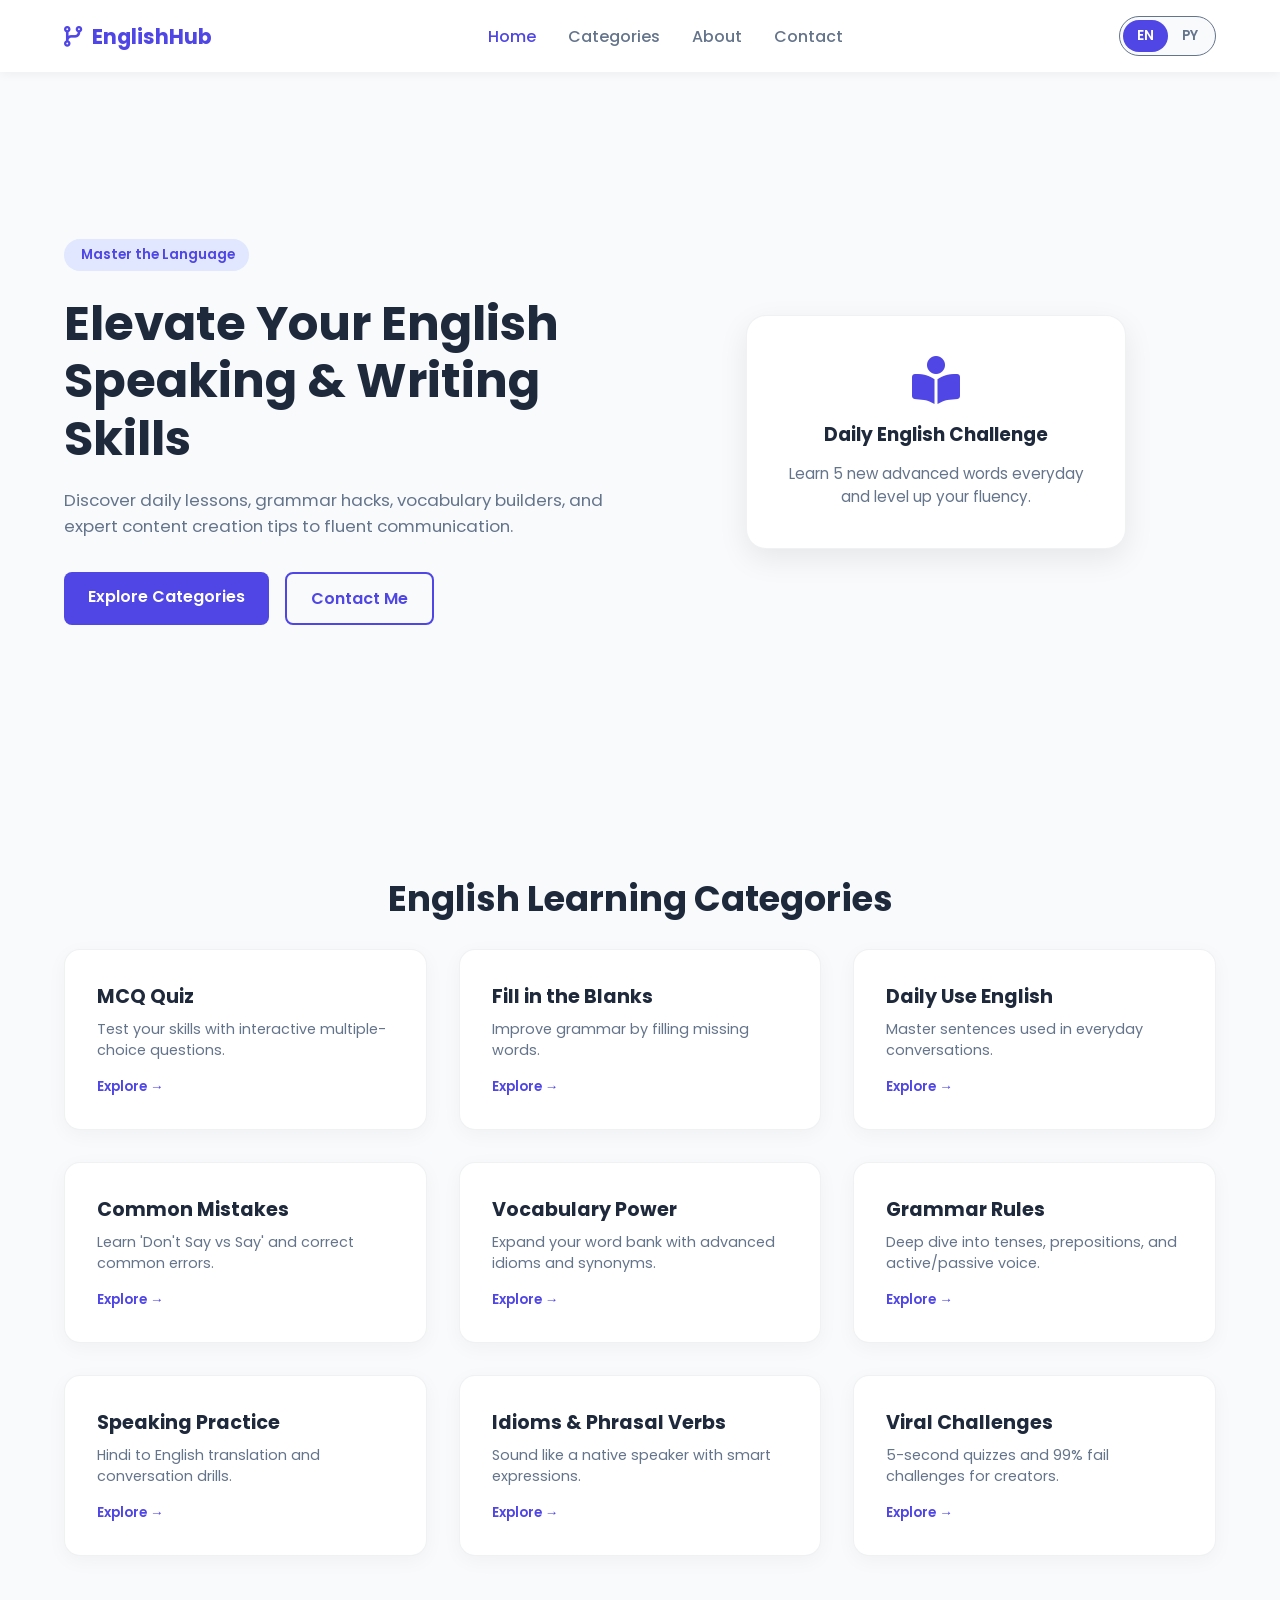
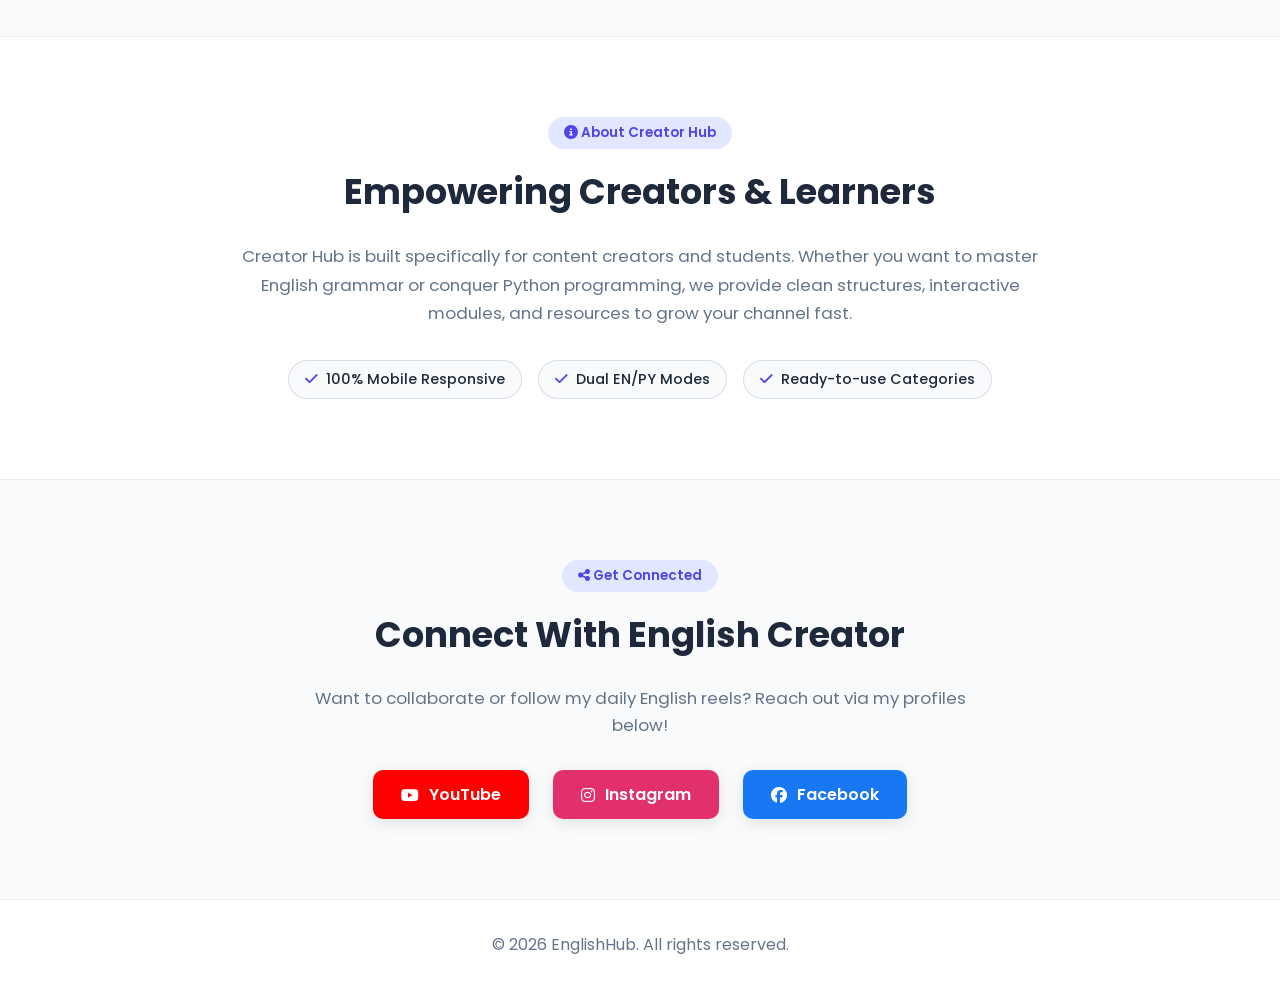
<file: index.html>
<!DOCTYPE html>
<html lang="en">

<head>
    <meta charset="UTF-8">
    <meta name="viewport" content="width=device-width, initial-scale=1.0">
    <title>Creator Hub - English & Python Learning</title>
    <!-- Google Fonts -->
    <link href="https://fonts.googleapis.com/css2?family=Poppins:wght@300;400;500;600;700&display=swap"
        rel="stylesheet">
    <!-- FontAwesome for Icons -->
    <link rel="stylesheet" href="https://cdnjs.cloudflare.com/ajax/libs/font-awesome/6.4.0/css/all.min.css">
    <!-- Custom CSS -->
    <link rel="stylesheet" href="style.css">
</head>

<body class="en-mode"> <!-- Default Mode -->

    <!-- Header / Navigation -->
    <header class="navbar">
        <div class="logo">
            <i class="fa-solid fa-code-branch logo-icon"></i>
            <span id="logo-text">EnglishHub</span>
        </div>

        <nav class="nav-links" id="navLinks">
            <a href="#home" class="nav-item active">Home</a>
            <a href="#categories" class="nav-item">Categories</a>
            <a href="#about" class="nav-item">About</a>
            <a href="#contact" class="nav-item">Contact</a>
        </nav>

        <!-- Mode Switcher Buttons -->
        <div class="mode-switcher">
            <button id="enBtn" class="mode-btn active" onclick="switchMode('en')">EN</button>
            <button id="pyBtn" class="mode-btn" onclick="switchMode('py')">PY</button>
        </div>

        <!-- Mobile Menu Toggle -->
        <div class="menu-toggle" id="menuToggle">
            <i class="fa-solid fa-bars"></i>
        </div>
    </header>

    <!-- Hero Section -->
    <section id="home" class="hero-section">
        <div class="hero-content">
            <span class="badge" id="hero-badge"><i class="fa-solid fa-sparkles"></i> Master the Language</span>
            <h1 id="hero-title">Elevate Your English Speaking & Writing Skills</h1>
            <p id="hero-desc">Discover daily lessons, grammar hacks, vocabulary builders, and expert content creation
                tips to fluent communication.</p>
            <div class="hero-btns">
                <a href="#categories" class="btn-primary" id="btn-explore">Explore Categories</a>
                <a href="#contact" class="btn-secondary" id="btn-subscribe">Contact Me</a>
            </div>
        </div>
        <div class="hero-image">
            <div class="card-glass" id="hero-card">
                <i class="fa-solid fa-book-open-reader floating-icon" id="card-icon"></i>
                <h3 id="card-title">Daily English Challenge</h3>
                <p id="card-desc">Learn 5 new advanced words everyday and level up your fluency.</p>
            </div>
        </div>
    </section>

    <!-- Categories Section -->
    <section id="categories" class="categories-section">
        <h2 class="section-title" id="categories-heading">Explore All Categories</h2>
        <div class="categories-grid" id="categoriesGrid">
            <!-- Dynamically populated via JavaScript -->
        </div>
    </section>

    <!-- About Section -->
    <section id="about" class="about-section">
        <div class="about-container">
            <div class="about-badge"><i class="fa-solid fa-circle-info"></i> About Creator Hub</div>
            <h2 class="section-title">Empowering Creators & Learners</h2>
            <p id="about-desc">Creator Hub is built specifically for content creators and students. Whether you want to
                master English grammar or conquer Python programming, we provide clean structures, interactive modules,
                and resources to grow your channel fast.</p>
            <div class="about-features">
                <div class="about-pill"><i class="fa-solid fa-check"></i> 100% Mobile Responsive</div>
                <div class="about-pill"><i class="fa-solid fa-check"></i> Dual EN/PY Modes</div>
                <div class="about-pill"><i class="fa-solid fa-check"></i> Ready-to-use Categories</div>
            </div>
        </div>
    </section>

    <!-- Contact Section -->
    <section id="contact" class="contact-section">
        <div class="contact-container">
            <div class="about-badge" style="background: var(--badge-bg); color: var(--badge-text);"><i
                    class="fa-solid fa-share-nodes"></i> Get Connected</div>
            <h2 class="section-title" id="social-heading">Connect With English Creator</h2>
            <p id="social-desc">Want to connect or follow my daily content? Visit my social media profiles below!</p>

            <div class="social-links-grid" id="socialLinksGrid">
                <!-- Dynamically populated via JavaScript -->
            </div>
        </div>
    </section>

    <!-- Footer -->
    <footer>
        <p id="footer-text">&copy; 2026 EnglishHub. All rights reserved.</p>
    </footer>

    <!-- Custom JavaScript -->
    <script src="script.js"></script>
</body>

</html>
</file>
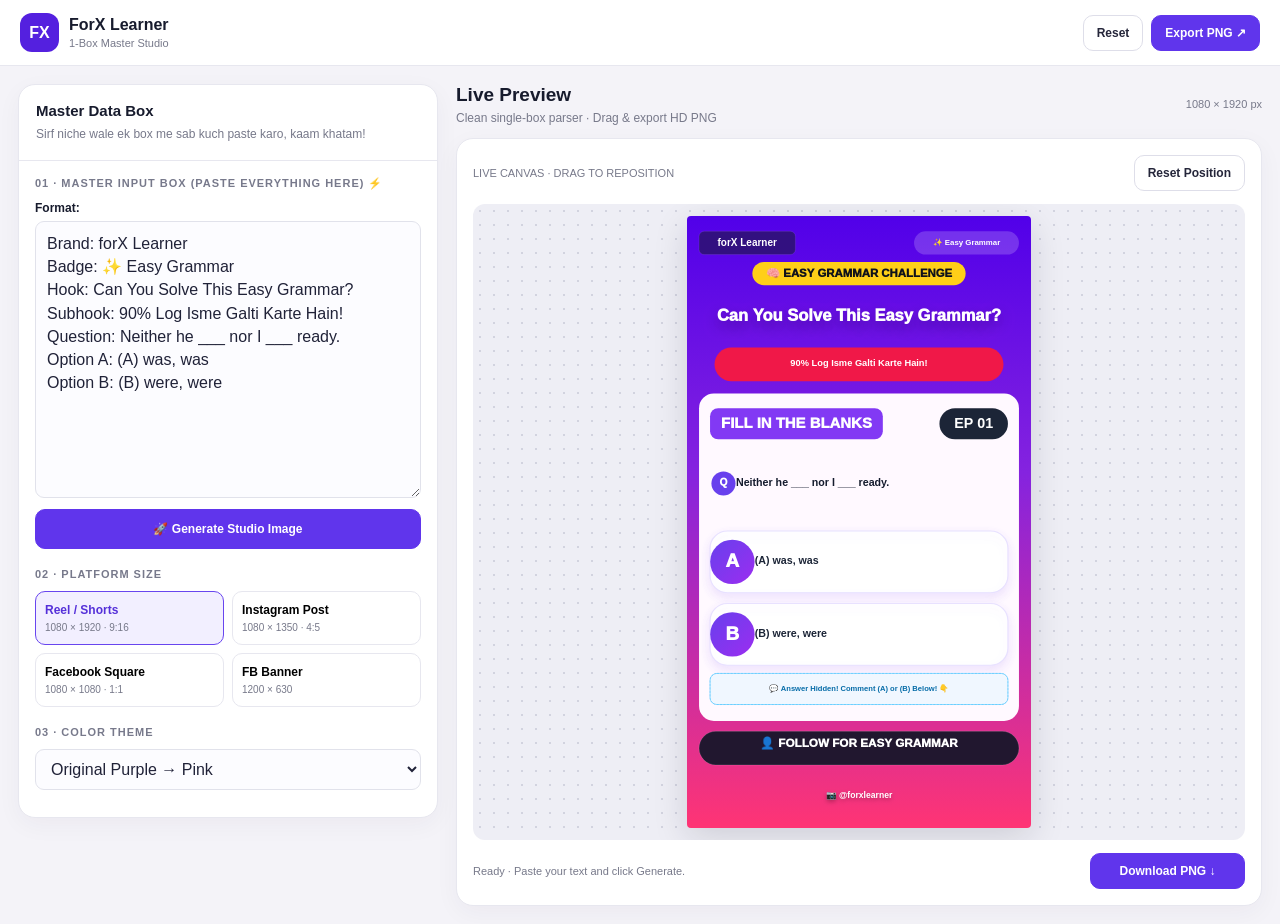
<file: content/en-grammar.html>
<!DOCTYPE html>
<html lang="en">

<head>
    <meta charset="UTF-8">
    <meta name="viewport" content="width=device-width, initial-scale=1.0">
    <meta name="theme-color" content="#f4f2fa">
    <title>ForX Learner — 1-Box Master Quiz Studio</title>
    <style>
        :root {
            --bg: #f4f3f8;
            --panel: #fff;
            --ink: #171b2d;
            --muted: #77798a;
            --line: #e7e7ef;
            --purple: #6635ee;
        }

        * {
            box-sizing: border-box;
        }

        html,
        body {
            min-width: 0;
            overflow-x: hidden;
        }

        body {
            margin: 0;
            background: var(--bg);
            color: var(--ink);
            font-family: Inter, -apple-system, BlinkMacSystemFont, "Segoe UI", Arial, sans-serif;
        }

        button,
        input,
        textarea,
        select {
            font: inherit;
        }

        button {
            cursor: pointer;
        }

        .topbar {
            display: flex;
            align-items: center;
            justify-content: space-between;
            gap: 12px;
            padding: 13px 20px;
            background: #fff;
            border-bottom: 1px solid var(--line);
        }

        .brand {
            display: flex;
            align-items: center;
            gap: 10px;
            font-weight: 850;
        }

        .logo {
            width: 39px;
            height: 39px;
            display: grid;
            place-items: center;
            border-radius: 12px;
            background: #5420df;
            color: #fff;
        }

        .brand small {
            display: block;
            color: var(--muted);
            font-size: 11px;
            font-weight: 500;
            margin-top: 3px;
        }

        .btn {
            border: 1px solid #dedee9;
            background: #fff;
            color: #25263a;
            border-radius: 10px;
            padding: 10px 13px;
            font-size: 12px;
            font-weight: 750;
        }

        .btn.primary {
            background: #6035ec;
            color: #fff;
            border-color: #6035ec;
        }

        .btn:disabled {
            opacity: .55;
            cursor: wait;
        }

        .top-actions {
            display: flex;
            gap: 8px;
        }

        .layout {
            max-width: 1600px;
            margin: auto;
            padding: 18px;
            display: grid;
            grid-template-columns: minmax(300px, 420px) minmax(0, 1fr);
            gap: 18px;
            align-items: start;
        }

        .panel {
            border: 1px solid var(--line);
            border-radius: 17px;
            background: #fff;
            overflow: hidden;
            box-shadow: 0 7px 24px #24213a0b;
        }

        .panel-head {
            padding: 17px;
            border-bottom: 1px solid var(--line);
        }

        .panel-head h2 {
            margin: 0;
            font-size: 15px;
        }

        .panel-head p {
            font-size: 12px;
            line-height: 1.5;
            color: var(--muted);
            margin: 6px 0 0;
        }

        .controls {
            padding: 16px;
            display: grid;
            gap: 19px;
        }

        .section-title {
            font-size: 11px;
            text-transform: uppercase;
            letter-spacing: .09em;
            font-weight: 850;
            color: #77798b;
            margin-bottom: 11px;
        }

        .field {
            display: grid;
            gap: 6px;
            margin-bottom: 11px;
            min-width: 0;
        }

        .field label {
            font-size: 12px;
            font-weight: 750;
        }

        .field textarea,
        .field select {
            width: 100%;
            border: 1px solid #e1e2eb;
            border-radius: 9px;
            background: #fcfcff;
            padding: 10px 11px;
            outline: none;
            color: #202238;
            resize: vertical;
            line-height: 1.45;
        }

        .field textarea:focus,
        .field select:focus {
            border-color: #7552ef;
            box-shadow: 0 0 0 3px #7552ef18;
        }

        .presets {
            display: grid;
            grid-template-columns: repeat(2, minmax(0, 1fr));
            gap: 8px;
        }

        .preset {
            padding: 11px 9px;
            text-align: left;
            border: 1px solid var(--line);
            border-radius: 10px;
            background: white;
            font-size: 12px;
            font-weight: 800;
        }

        .preset small {
            display: block;
            margin-top: 5px;
            font-size: 10px;
            color: var(--muted);
            font-weight: 500;
        }

        .preset.active {
            border-color: #6845ef;
            background: #f2efff;
            color: #5530d9;
        }

        .workspace {
            min-width: 0;
        }

        .workspace-head {
            display: flex;
            align-items: center;
            justify-content: space-between;
            gap: 12px;
            flex-wrap: wrap;
            margin-bottom: 13px;
        }

        .workspace-head h1 {
            font-size: 19px;
            margin: 0;
        }

        .workspace-head p {
            font-size: 12px;
            color: var(--muted);
            margin: 5px 0 0;
        }

        .preview-card {
            padding: 16px;
            background: #fff;
            border: 1px solid var(--line);
            border-radius: 17px;
            box-shadow: 0 7px 24px #24213a0b;
        }

        .toolbar {
            display: flex;
            align-items: center;
            justify-content: space-between;
            gap: 8px;
            flex-wrap: wrap;
            margin-bottom: 13px;
        }

        .toolbar span,
        .status {
            font-size: 11px;
            color: var(--muted);
            line-height: 1.5;
        }

        .stage {
            display: flex;
            justify-content: center;
            align-items: center;
            min-height: 360px;
            padding: 12px;
            overflow: hidden;
            border-radius: 12px;
            background-color: #eeeef5;
            background-image: radial-gradient(#d2d3df 1px, transparent 1px);
            background-size: 14px 14px;
        }

        canvas {
            display: block;
            flex: 0 1 auto;
            max-width: 100%;
            height: auto;
            max-height: 72vh;
            object-fit: contain;
            box-shadow: 0 10px 35px #17132924;
            touch-action: none;
            cursor: grab;
            border-radius: 4px;
        }

        canvas.dragging {
            cursor: grabbing;
        }

        .bottom {
            display: flex;
            justify-content: space-between;
            align-items: center;
            gap: 12px;
            flex-wrap: wrap;
            margin-top: 13px;
        }

        #download {
            min-width: 155px;
        }

        @media(max-width:850px) {
            .layout {
                grid-template-columns: 1fr;
                padding: 12px;
                gap: 12px;
            }

            .workspace {
                order: 1;
            }

            .editor {
                order: 2;
            }

            .stage {
                min-height: 260px;
            }
        }
    </style>
</head>

<body>
    <header class="topbar">
        <div class="brand">
            <div class="logo">FX</div>
            <div>ForX Learner<small>1-Box Master Studio</small></div>
        </div>
        <div class="top-actions">
            <button class="btn" id="reset">Reset</button>
            <button class="btn primary" id="topExport">Export PNG ↗</button>
        </div>
    </header>

    <main class="layout">
        <section class="panel editor">
            <div class="panel-head">
                <h2>Master Data Box</h2>
                <p>Sirf niche wale ek box me sab kuch paste karo, kaam khatam!</p>
            </div>
            <div class="controls">
                <div>
                    <div class="section-title">01 · Master Input Box (Paste Everything Here) ⚡</div>
                    <div class="field">
                        <label for="masterBox">Format:</label>
                        <textarea id="masterBox" rows="11" placeholder="Brand: forX Learner
Badge: ✨ Easy Grammar
Hook: Can You Solve This Easy Grammar?
Subhook: 90% Log Isme Galti Karte Hain!
Question: Neither he ___ nor I ___ ready.
Option A: was, was
Option B: were, were"></textarea>
                    </div>
                    <button class="btn primary" id="applyMaster" style="width:100%; padding:12px; font-weight:800;">🚀
                        Generate Studio Image</button>
                </div>

                <div>
                    <div class="section-title">02 · Platform Size</div>
                    <div class="presets">
                        <button class="preset active" data-size="reel">Reel / Shorts<small>1080 × 1920 ·
                                9:16</small></button>
                        <button class="preset" data-size="portrait">Instagram Post<small>1080 × 1350 ·
                                4:5</small></button>
                        <button class="preset" data-size="square">Facebook Square<small>1080 × 1080 ·
                                1:1</small></button>
                        <button class="preset" data-size="landscape">FB Banner<small>1200 × 630</small></button>
                    </div>
                </div>

                <div>
                    <div class="section-title">03 · Color Theme</div>
                    <div class="field">
                        <select id="theme">
                            <option value="original">Original Purple → Pink</option>
                            <option value="purple">Violet → Pink</option>
                            <option value="blue">Deep Blue → Cyan</option>
                            <option value="green">Emerald → Teal</option>
                            <option value="orange">Sunset → Magenta</option>
                        </select>
                    </div>
                </div>
            </div>
        </section>

        <section class="workspace">
            <div class="workspace-head">
                <div>
                    <h1>Live Preview</h1>
                    <p>Clean single-box parser · Drag & export HD PNG</p>
                </div>
                <div class="status" id="sizeLabel">1080 × 1920 px</div>
            </div>
            <div class="preview-card">
                <div class="toolbar">
                    <span>LIVE CANVAS · DRAG TO REPOSITION</span>
                    <button class="btn" id="autoFit">Reset Position</button>
                </div>
                <div class="stage" id="stage">
                    <canvas id="preview" width="540" height="960" aria-label="Preview"></canvas>
                </div>
                <div class="bottom">
                    <div class="status" id="status">Ready · Paste your text and click Generate.</div>
                    <button class="btn primary" id="download">Download PNG ↓</button>
                </div>
            </div>
        </section>
    </main>

    <script>
        (() => {
            "use strict";
            const $ = id => document.getElementById(id);
            const canvas = $("preview");
            let ctx = canvas.getContext("2d");

            const sizes = {
                reel: [1080, 1920],
                portrait: [1080, 1350],
                square: [1080, 1080],
                landscape: [1200, 630]
            };
            const palettes = {
                original: ["#5100e9", "#8523df", "#ff3474", "#ffcf18", "#21172f"],
                purple: ["#4b00db", "#9228eb", "#ee3294", "#ffda24", "#21172f"],
                blue: ["#0737c9", "#13a9e5", "#5535ed", "#ffe23c", "#151b37"],
                green: ["#08785d", "#2acb98", "#09a9a4", "#fff05c", "#142a2b"],
                orange: ["#e95217", "#fa8c39", "#f42f87", "#ffe13a", "#2b1b35"]
            };

            let W = 1080, H = 1920, selected = null, drag = null;
            let positions = {}, layout = {};

            // Data storage for parsed values
            let data = {
                brand: "forX Learner",
                badge: "✨ Easy Grammar",
                category: "🧠 EASY GRAMMAR CHALLENGE",
                hook: "Can You Solve This Easy Grammar?",
                subhook: "🔥 90% Log Isme Galti Karte Hain!",
                cardCategory: "FILL IN THE BLANKS",
                episode: "EP 01",
                question: "Neither he ___ nor I ___ ready.",
                optA: "(A) was, was",
                optB: "(B) were, were",
                answer: "💬 Answer Hidden! Comment (A) or (B) Below! 👇",
                follow: "👤 FOLLOW FOR EASY GRAMMAR",
                handle: "📷 @forxlearner"
            };

            const defaultMasterText = `Brand: forX Learner
Badge: ✨ Easy Grammar
Hook: Can You Solve This Easy Grammar?
Subhook: 90% Log Isme Galti Karte Hain!
Question: Neither he ___ nor I ___ ready.
Option A: (A) was, was
Option B: (B) were, were`;

            $("masterBox").value = defaultMasterText;

            function parseMaster() {
                const text = $("masterBox").value;
                const lines = text.split("\n");
                for (let line of lines) {
                    let parts = line.split(":");
                    if (parts.length >= 2) {
                        let key = parts[0].trim().toLowerCase();
                        let val = parts.slice(1).join(":").trim();
                        if (key.includes("brand")) data.brand = val;
                        else if (key.includes("badge")) data.badge = val;
                        else if (key.includes("hook") && !key.includes("sub")) data.hook = val;
                        else if (key.includes("subhook")) data.subhook = val;
                        else if (key.includes("question")) data.question = val;
                        else if (key.includes("option a") || key === "a") data.optA = val;
                        else if (key.includes("option b") || key === "b") data.optB = val;
                    }
                }
            }

            function clamp(v, a, b) { return Math.max(a, Math.min(b, v)); }

            function roundRect(c, x, y, w, h, r, fill, stroke = null, lw = 1) {
                r = Math.min(r, w / 2, h / 2);
                c.beginPath();
                c.moveTo(x + r, y);
                c.arcTo(x + w, y, x + w, y + h, r);
                c.arcTo(x + w, y + h, x, y + h, r);
                c.arcTo(x, y + h, x, y, r);
                c.arcTo(x, y, x + w, y, r);
                c.closePath();
                if (fill) { c.fillStyle = fill; c.fill(); }
                if (stroke) { c.strokeStyle = stroke; c.lineWidth = lw; c.stroke(); }
            }

            function font(size, weight = 800) {
                return `${weight} ${size}px Inter, "Arial", sans-serif`;
            }

            function measureWrap(text, maxWidth, size, weight = 800) {
                ctx.font = font(size, weight);
                const words = String(text || " ").split(/\s+/);
                const lines = [];
                let line = "";
                for (const word of words) {
                    const candidate = line ? line + " " + word : word;
                    if (ctx.measureText(candidate).width > maxWidth && line) {
                        lines.push(line);
                        line = word;
                    } else line = candidate;
                }
                if (line) lines.push(line);
                return lines.length ? lines : [" "];
            }

            function fitLines(text, maxWidth, maxHeight, start, min, weight = 800, leading = 1.15) {
                let size = start, lines;
                while (size > min) {
                    lines = measureWrap(text, maxWidth, size, weight);
                    if (lines.length * size * leading <= maxHeight) break;
                    size -= 1;
                }
                lines = measureWrap(text, maxWidth, size, weight);
                return { size, lines, leading };
            }

            function drawLines(lines, x, y, size, color, weight = 800, leading = 1.12, align = "left") {
                ctx.font = font(size, weight);
                ctx.fillStyle = color;
                ctx.textAlign = align;
                ctx.textBaseline = "top";
                lines.forEach((line, i) => ctx.fillText(line, x, y + i * size * leading));
            }

            function addBox(id, x, y, w, h) { layout[id] = { x, y, w, h }; }
            function getBox(id) {
                const b = layout[id];
                if (!b) return null;
                const p = positions[id];
                return p ? { ...b, x: p.x ?? b.x, y: p.y ?? b.y, w: p.w ?? b.w, h: p.h ?? b.h } : b;
            }

            function fitLayout() {
                layout = {};
                const ratio = W / H;
                const landscape = ratio >= 1.35;
                const margin = W * .035;
                const contentW = W - margin * 2;
                const headerY = H * .025;
                const headerH = H * (landscape ? .065 : .038);

                addBox("brand", margin, headerY, W * .28, headerH);
                addBox("badge", W * .66, headerY, W * .305, headerH);

                let catY, catH, hookY, hookH, subY, subH, cardY, cardH;
                let followY, followH, handleY, handleH;

                if (landscape) {
                    catY = H * .105; catH = H * .075;
                    hookY = H * .185; hookH = H * .135;
                    subY = H * .325; subH = H * .085;
                    cardY = H * .425; cardH = H * .425;
                    followY = H * .865; followH = H * .052;
                    handleY = H * .952; handleH = H * .027;
                } else {
                    catY = H * .075; catH = H * .038;
                    hookY = H * .12; hookH = H * .09;
                    subY = H * .215; subH = H * .055;
                    cardY = H * .29; cardH = H * .535;
                    followY = H * .842; followH = H * .055;
                    handleY = H * .933; handleH = H * .027;
                }

                const catW = W * (landscape ? .48 : .62);
                addBox("category", (W - catW) / 2, catY, catW, catH);
                addBox("hook", W * .065, hookY, W * .87, hookH);
                addBox("subhook", W * .08, subY, W * .84, subH);
                addBox("card", margin, cardY, contentW, cardH);

                const padX = W * .032;
                const insideX = margin + padX;
                const insideW = contentW - padX * 2;
                addBox("cardCategory", insideX, cardY + cardH * .045, insideW * .58, cardH * .095);
                addBox("episode", insideX + insideW * .77, cardY + cardH * .045, insideW * .23, cardH * .095);
                addBox("question", insideX, cardY + cardH * .16, insideW, cardH * .23);
                addBox("optionsBody", insideX, cardY + cardH * .42, insideW, cardH * .41);
                addBox("answer", insideX, cardY + cardH * .855, insideW, cardH * .095);

                addBox("follow", margin, followY, contentW, followH);
                addBox("handle", margin, handleY, contentW, handleH);
            }

            function drawBackground() {
                const p = palettes[$("theme").value] || palettes.original;
                const g = ctx.createLinearGradient(0, 0, 0, H);
                g.addColorStop(0, p[0]);
                g.addColorStop(.42, p[1]);
                g.addColorStop(1, p[2]);
                ctx.fillStyle = g;
                ctx.fillRect(0, 0, W, H);
                return p;
            }

            function drawBrand() {
                const b = getBox("brand"), badge = getBox("badge");
                roundRect(ctx, b.x, b.y, b.w, b.h, Math.min(b.h * .22, b.w * .12), "#321080", "rgba(255,255,255,.18)", W * .0015);
                ctx.font = font(Math.min(b.h * .43, b.w * .105), 900);
                ctx.fillStyle = "#fff";
                ctx.textAlign = "center";
                ctx.textBaseline = "middle";
                ctx.fillText(data.brand, b.x + b.w / 2, b.y + b.h / 2, b.w * .92);

                roundRect(ctx, badge.x, badge.y, badge.w, badge.h, badge.h / 2, "rgba(255,255,255,.19)");
                ctx.font = font(Math.min(badge.h * .39, badge.w * .075), 850);
                ctx.fillStyle = "#fff";
                ctx.textAlign = "center";
                ctx.textBaseline = "middle";
                ctx.fillText(data.badge, badge.x + badge.w / 2, badge.y + badge.h / 2, badge.w * .94);
            }

            function drawHook(p) {
                const cat = getBox("category"), hook = getBox("hook"), sub = getBox("subhook");
                roundRect(ctx, cat.x, cat.y, cat.w, cat.h, cat.h / 2, p[3]);
                const catText = fitLines(data.category, cat.w * .9, cat.h * .72, cat.h * .49, Math.max(10, W * .018), 950, 1);
                drawLines(catText.lines, W / 2, cat.y + (cat.h - catText.lines.length * catText.size) / 2, catText.size, "#10121b", 950, 1, "center");

                ctx.save();
                ctx.shadowColor = "rgba(22,0,45,.35)";
                ctx.shadowBlur = W * .012;
                ctx.shadowOffsetY = W * .006;
                const hf = fitLines(data.hook, hook.w * .98, hook.h * .96, Math.min(W * .048, H * .035), Math.min(W * .017, H * .015), 950, 1.08);
                drawLines(hf.lines, W / 2, hook.y + (hook.h - hf.lines.length * hf.size * 1.08) / 2, hf.size, "#fff", 950, 1.08, "center");
                ctx.restore();

                roundRect(ctx, sub.x, sub.y, sub.w, sub.h, sub.h / 2, "#f01848");
                const sf = fitLines(data.subhook, sub.w * .91, sub.h * .86, Math.min(W * .027, H * .021), Math.min(W * .012, H * .010), 900, 1.12);
                drawLines(sf.lines, W / 2, sub.y + (sub.h - sf.lines.length * sf.size * 1.12) / 2, sf.size, "#fff", 900, 1.12, "center");
            }

            function drawCard() {
                const card = getBox("card");
                roundRect(ctx, card.x, card.y, card.w, card.h, Math.min(W * .043, H * .025), "#fff9ff");

                const cat = getBox("cardCategory"), ep = getBox("episode"), q = getBox("question"), opts = getBox("optionsBody"), ans = getBox("answer");

                roundRect(ctx, cat.x, cat.y, cat.w, cat.h, cat.h * .26, "#8239f4");
                const ct = fitLines(data.cardCategory, cat.w * .9, cat.h * .85, cat.h * .48, Math.max(10, W * .014), 950, 1);
                drawLines(ct.lines, cat.x + cat.w / 2, cat.y + (cat.h - ct.lines.length * ct.size) / 2, ct.size, "#fff", 950, 1, "center");

                roundRect(ctx, ep.x, ep.y, ep.w, ep.h, ep.h / 2, "#1c2537");
                ctx.font = font(Math.min(ep.h * .46, ep.w * .26), 900);
                ctx.fillStyle = "#fff";
                ctx.textAlign = "center";
                ctx.textBaseline = "middle";
                ctx.fillText(data.episode, ep.x + ep.w / 2, ep.y + ep.h / 2, ep.w * .9);

                const qSize = Math.min(q.h * .42, W * .031);
                const qf = fitLines(data.question, q.w * .92, q.h * .93, qSize, Math.max(10, W * .014), 900, 1.12);
                const qHeight = qf.lines.length * qf.size * 1.12;
                const qY = q.y + (q.h - qHeight) / 2;
                const iconR = Math.min(q.h * .37, W * .035);
                const iconX = q.x + iconR + W * .004;

                ctx.beginPath();
                ctx.arc(iconX, q.y + q.h / 2, iconR, 0, Math.PI * 2);
                ctx.fillStyle = "#6840ed";
                ctx.fill();
                ctx.fillStyle = "#fff";
                ctx.font = font(iconR * .85, 950);
                ctx.textAlign = "center";
                ctx.textBaseline = "middle";
                ctx.fillText("Q", iconX, q.y + q.h / 2);
                drawLines(qf.lines, q.x + iconR * 2.15, qY, qf.size, "#141b2d", 900, 1.12, "left");

                const letters = ["A", "B"];
                const optionValues = [data.optA, data.optB];
                const gap = opts.h * .08;
                const eachH = (opts.h - gap) / 2;

                for (let i = 0; i < 2; i++) {
                    const y = opts.y + i * (eachH + gap);
                    ctx.save();
                    ctx.shadowColor = "rgba(104, 64, 237, 0.12)";
                    ctx.shadowBlur = W * .01;
                    ctx.shadowOffsetY = W * .004;
                    roundRect(ctx, opts.x, y, opts.w, eachH, eachH * .28, "#ffffff", "#e8e1ff", Math.max(2.5, W * .0035));
                    ctx.restore();

                    const r = eachH * .36, cx = opts.x + opts.w * .075, cy = y + eachH / 2;
                    const optGrad = ctx.createLinearGradient(cx - r, cy - r, cx + r, cy + r);
                    optGrad.addColorStop(0, "#6840ed");
                    optGrad.addColorStop(1, "#9b2df0");
                    ctx.beginPath();
                    ctx.arc(cx, cy, r, 0, Math.PI * 2);
                    ctx.fillStyle = optGrad;
                    ctx.fill();

                    ctx.fillStyle = "#fff";
                    ctx.font = font(r * .85, 950);
                    ctx.textAlign = "center";
                    ctx.textBaseline = "middle";
                    ctx.fillText(letters[i], cx, cy);

                    const tx = opts.x + opts.w * .15, tw = opts.w * .81;
                    const of = fitLines(optionValues[i], tw, eachH * .8, Math.min(eachH * .46, W * .031), Math.max(10, W * .014), 850, 1.12);
                    const th = of.lines.length * of.size * 1.12;
                    drawLines(of.lines, tx, y + (eachH - th) / 2, of.size, "#1c2537", 850, 1.12, "left");
                }

                roundRect(ctx, ans.x, ans.y, ans.w, ans.h, ans.h * .22, "#f0f7ff", "#21b9ff", Math.max(1.5, W * .0014));
                ctx.save();
                ctx.setLineDash([W * .006, W * .004]);
                roundRect(ctx, ans.x, ans.y, ans.w, ans.h, ans.h * .22, null, "#21b9ff", Math.max(1, W * .001));
                ctx.restore();
                const af = fitLines(data.answer, ans.w * .94, ans.h * .8, Math.min(ans.h * .36, W * .022), Math.max(8, W * .011), 900, 1.08);
                drawLines(af.lines, ans.x + ans.w / 2, ans.y + (ans.h - af.lines.length * af.size * 1.08) / 2, af.size, "#066ca8", 900, 1.08, "center");
            }

            function drawFooter(p) {
                const f = getBox("follow"), h = getBox("handle");
                roundRect(ctx, f.x, f.y, f.w, f.h, f.h / 2, p[4], "rgba(255,255,255,.27)", Math.max(1, W * .0015));
                ctx.font = font(Math.min(f.h * .37, W * .034), 950);
                ctx.fillStyle = "#fff";
                ctx.textAlign = "center";
                ctx.textBaseline = "middle";
                ctx.fillText(data.follow, f.x + f.w / 2, f.y + f.h * .37, f.w * .9);

                ctx.save();
                ctx.shadowColor = "rgba(0,0,0,.25)";
                ctx.shadowBlur = W * .004;
                ctx.shadowOffsetY = W * .002;
                ctx.font = font(Math.min(h.h * .75, W * .025), 900);
                ctx.fillStyle = "#fff";
                ctx.fillText(data.handle, h.x + h.w / 2, h.y + h.h / 2, h.w * .94);
                ctx.restore();
            }

            function render() {
                const p = drawBackground();
                drawBrand();
                drawHook(p);
                drawCard();
                drawFooter(p);
                if (selected && layout[selected]) {
                    const b = getBox(selected);
                    ctx.save();
                    ctx.setLineDash([W * .006, W * .004]);
                    ctx.strokeStyle = "rgba(255,255,255,.9)";
                    ctx.lineWidth = Math.max(2, W * .002);
                    ctx.strokeRect(b.x, b.y, b.w, b.h);
                    ctx.restore();
                }
            }

            function drawPreview() {
                const stage = $("stage");
                const maxW = Math.max(100, stage.clientWidth - 24);
                const maxH = Math.max(160, window.innerHeight * .68);
                let displayW = Math.min(maxW, maxH * W / H);
                let displayH = displayW * H / W;
                if (displayH > maxH) { displayH = maxH; displayW = displayH * W / H; }

                const cssW = Math.max(1, Math.floor(displayW));
                const cssH = Math.max(1, Math.floor(displayH));
                const dpr = Math.min(window.devicePixelRatio || 1, 2);
                const pixelW = Math.max(1, Math.round(cssW * dpr));
                const pixelH = Math.max(1, Math.round(cssH * dpr));

                if (canvas.width !== pixelW) canvas.width = pixelW;
                if (canvas.height !== pixelH) canvas.height = pixelH;
                if (canvas.style.width !== cssW + "px") canvas.style.width = cssW + "px";
                if (canvas.style.height !== cssH + "px") canvas.style.height = cssH + "px";

                ctx = canvas.getContext("2d");
                ctx.setTransform(canvas.width / W, 0, 0, canvas.height / H, 0, 0);
                render();
            }

            function update() {
                parseMaster();
                fitLayout();
                drawPreview();
                $("sizeLabel").textContent = `${W} × ${H} px`;
            }

            function setSize(w, h, preset = "custom") {
                W = clamp(Math.round(Number(w) || 1080), 320, 5000);
                H = clamp(Math.round(Number(h) || 1920), 320, 5000);
                document.querySelectorAll(".preset").forEach(b => b.classList.toggle("active", b.dataset.size === preset));
                positions = {};
                selected = null;
                update();
            }

            $("applyMaster").addEventListener("click", () => {
                update();
                $("status").textContent = "Master data parsed & image updated!";
            });

            document.querySelectorAll(".preset").forEach(b => {
                b.addEventListener("click", () => {
                    const s = sizes[b.dataset.size];
                    setSize(s[0], s[1], b.dataset.size);
                });
            });

            $("theme").addEventListener("change", update);
            $("autoFit").addEventListener("click", () => { positions = {}; selected = null; update(); });

            function pointerPosition(e) {
                const r = canvas.getBoundingClientRect();
                return {
                    x: (e.clientX - r.left) / r.width * W,
                    y: (e.clientY - r.top) / r.height * H
                };
            }

            function hitTest(pt) {
                const ids = ["brand", "badge", "category", "hook", "subhook", "card", "cardCategory", "episode", "question", "optionsBody", "answer", "follow", "handle"];
                for (let i = ids.length - 1; i >= 0; i--) {
                    const id = ids[i];
                    const b = getBox(id);
                    if (b && pt.x >= b.x && pt.x <= b.x + b.w && pt.y >= b.y && pt.y <= b.y + b.h) return id;
                }
                return null;
            }

            canvas.addEventListener("pointerdown", e => {
                e.preventDefault();
                const pt = pointerPosition(e), id = hitTest(pt);
                if (!id) return;
                selected = id;
                drag = { id, x: pt.x, y: pt.y, orig: getBox(id) };
                canvas.classList.add("dragging");
                canvas.setPointerCapture(e.pointerId);
                drawPreview();
            });

            canvas.addEventListener("pointermove", e => {
                if (!drag) return;
                e.preventDefault();
                const pt = pointerPosition(e);
                const dx = pt.x - drag.x, dy = pt.y - drag.y;
                const b = drag.orig;
                positions[drag.id] = {
                    x: clamp(b.x + dx, 0, W - b.w),
                    y: clamp(b.y + dy, 0, H - b.h),
                    w: b.w, h: b.h
                };
                drawPreview();
            });

            function endDrag() {
                if (!drag) return;
                drag = null;
                canvas.classList.remove("dragging");
                $("status").textContent = "Position updated. Ready to export.";
                drawPreview();
            }

            canvas.addEventListener("pointerup", endDrag);
            canvas.addEventListener("pointercancel", endDrag);
            canvas.addEventListener("lostpointercapture", endDrag);

            $("reset").addEventListener("click", () => {
                $("masterBox").value = defaultMasterText;
                $("theme").value = "original";
                setSize(1080, 1920, "reel");
                $("status").textContent = "Reset to default master layout.";
            });

            async function exportPNG() {
                const buttons = [$("download"), $("topExport")];
                buttons.forEach(button => button.disabled = true);
                const oldLabels = buttons.map(button => button.textContent);
                buttons[0].textContent = "Preparing PNG…";
                buttons[1].textContent = "Preparing PNG…";
                $("status").textContent = `Rendering high-res ${W} × ${H} PNG…`;

                try {
                    const out = document.createElement("canvas");
                    out.width = W;
                    out.height = H;
                    const outCtx = out.getContext("2d", { alpha: false });
                    if (!outCtx) throw new Error("Canvas unavailable");

                    const previewCtx = ctx;
                    ctx = outCtx;
                    ctx.setTransform(1, 0, 0, 1, 0, 0);
                    render();
                    ctx = previewCtx;
                    drawPreview();

                    const blob = await new Promise((resolve, reject) => {
                        out.toBlob(blob => blob ? resolve(blob) : reject(new Error("Blob failed")), "image/png");
                    });
                    const url = URL.createObjectURL(blob);
                    const a = document.createElement("a");
                    a.href = url;
                    a.download = `forx-learner-master-${W}x${H}.png`;
                    document.body.appendChild(a);
                    a.click();
                    a.remove();
                    window.setTimeout(() => URL.revokeObjectURL(url), 2000);
                    $("status").textContent = `PNG exported successfully · ${W} × ${H} px`;
                } catch (err) {
                    console.error(err);
                    $("status").textContent = "Export failed.";
                    alert("PNG export nahi ho saka.");
                } finally {
                    buttons.forEach((button, i) => {
                        button.disabled = false;
                        button.textContent = oldLabels[i];
                    });
                }
            }

            $("download").addEventListener("click", exportPNG);
            $("topExport").addEventListener("click", exportPNG);
            window.addEventListener("resize", () => drawPreview());
            update();
        })();
    </script>
</body>

</html>
</file>
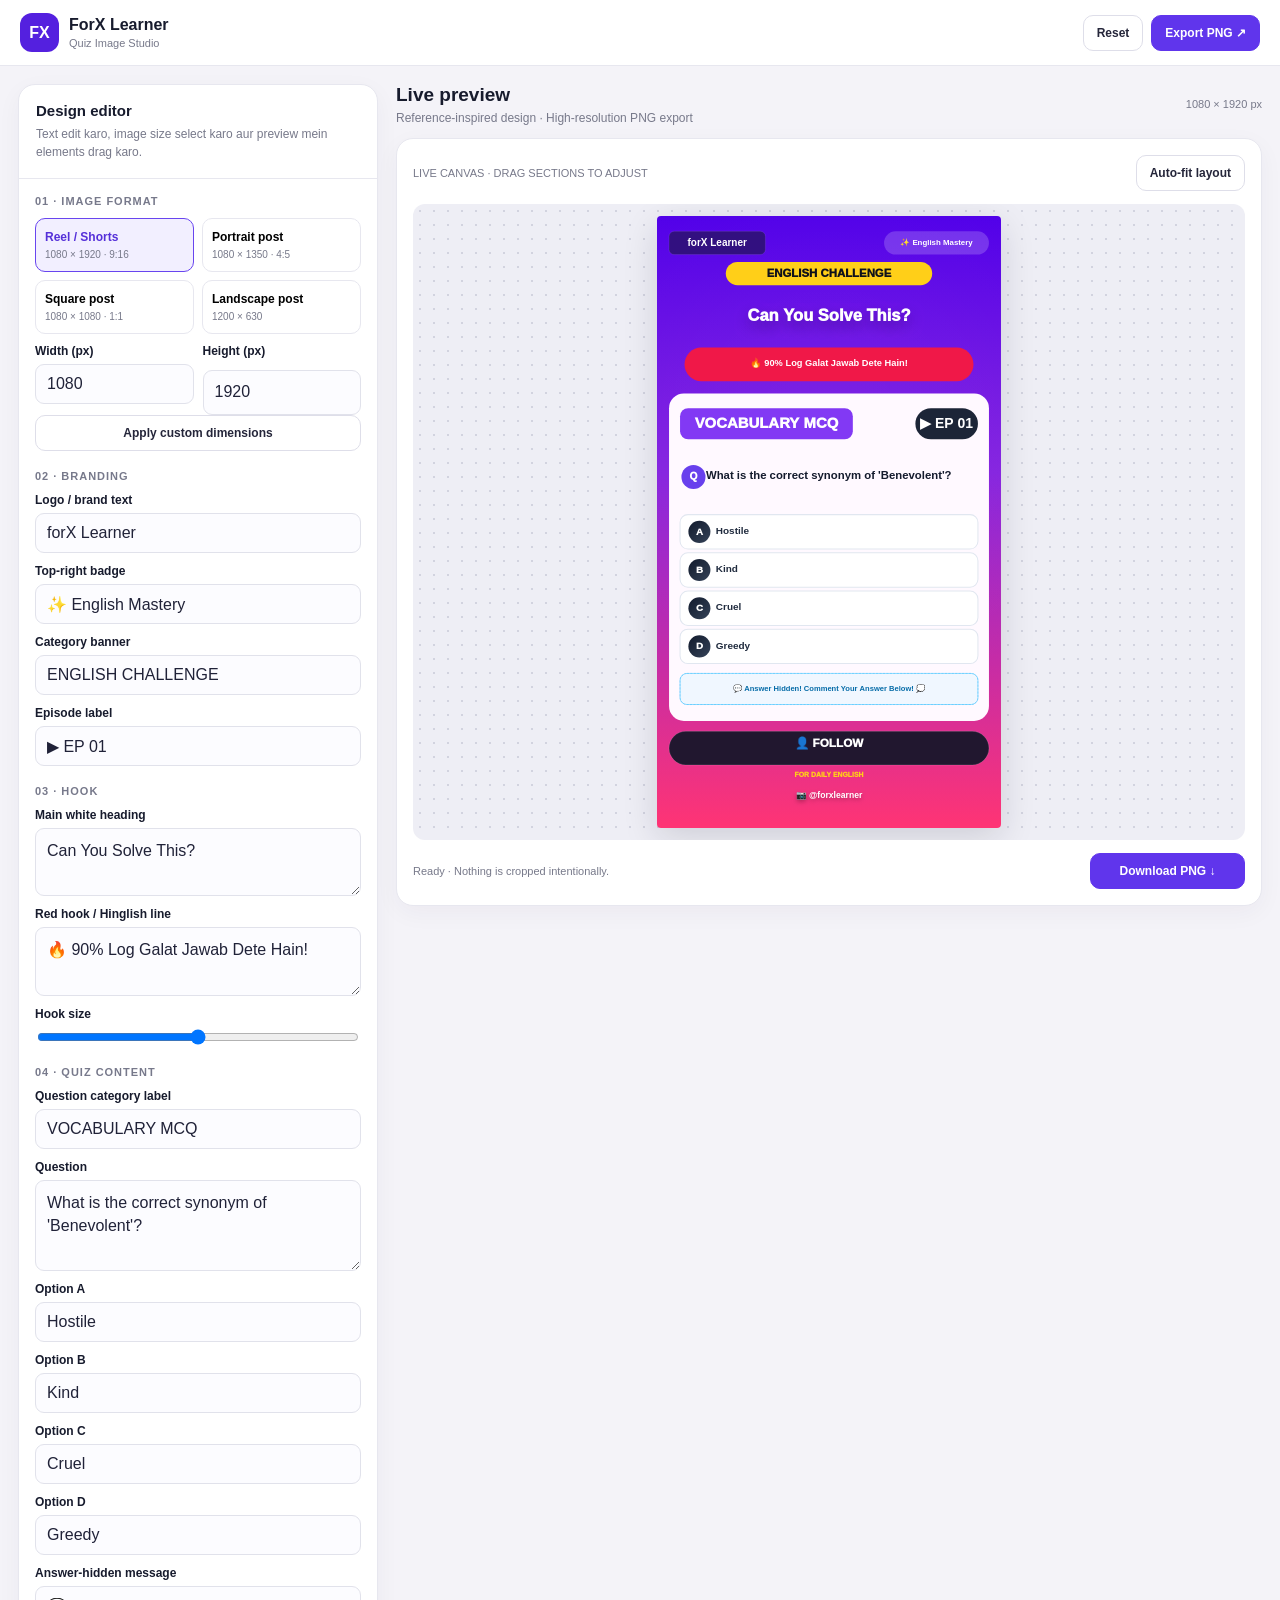
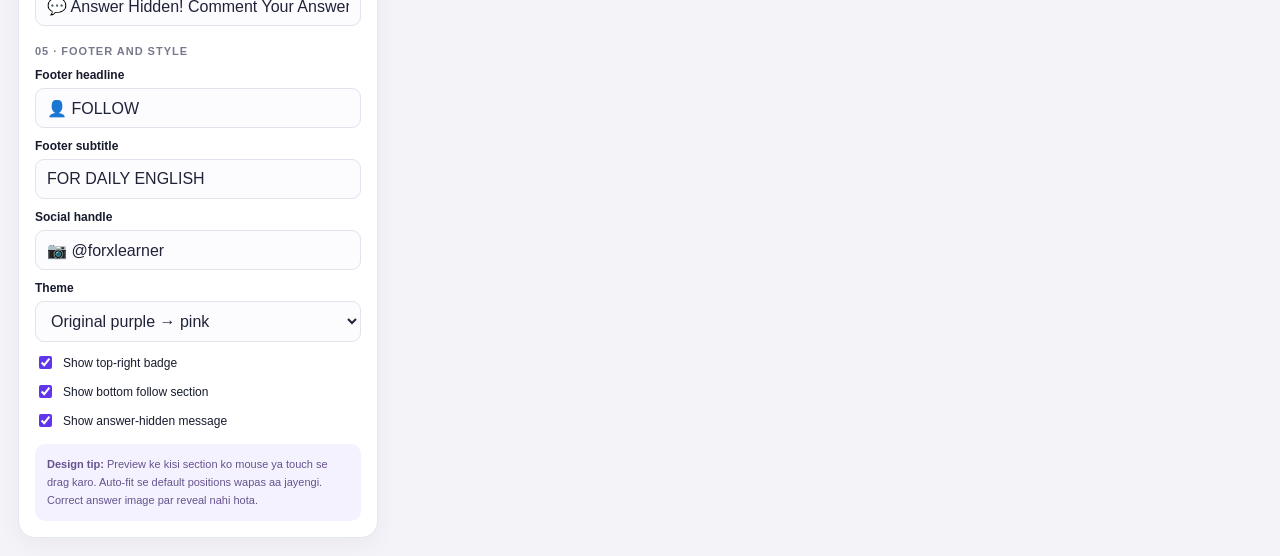
<file: content/en-mcq.html>
<!DOCTYPE html>
<html lang="en">

<head>
    <meta charset="UTF-8">
    <meta name="viewport" content="width=device-width, initial-scale=1.0">
    <meta name="theme-color" content="#f4f2fa">
    <title>ForX Learner — Quiz Image Studio</title>
    <style>
        :root {
            --bg: #f4f3f8;
            --panel: #fff;
            --ink: #171b2d;
            --muted: #77798a;
            --line: #e7e7ef;
            --purple: #6635ee;
        }

        * {
            box-sizing: border-box;
        }

        html,
        body {
            min-width: 0;
            overflow-x: hidden;
        }

        body {
            margin: 0;
            background: var(--bg);
            color: var(--ink);
            font-family: Inter, -apple-system, BlinkMacSystemFont, "Segoe UI", Arial, sans-serif;
        }

        button,
        input,
        textarea,
        select {
            font: inherit;
        }

        button {
            cursor: pointer;
        }

        .topbar {
            display: flex;
            align-items: center;
            justify-content: space-between;
            gap: 12px;
            padding: 13px 20px;
            background: #fff;
            border-bottom: 1px solid var(--line);
        }

        .brand {
            display: flex;
            align-items: center;
            gap: 10px;
            font-weight: 850;
        }

        .logo {
            width: 39px;
            height: 39px;
            display: grid;
            place-items: center;
            border-radius: 12px;
            background: #5420df;
            color: #fff;
        }

        .brand small {
            display: block;
            color: var(--muted);
            font-size: 11px;
            font-weight: 500;
            margin-top: 3px;
        }

        .btn {
            border: 1px solid #dedee9;
            background: #fff;
            color: #25263a;
            border-radius: 10px;
            padding: 10px 13px;
            font-size: 12px;
            font-weight: 750;
        }

        .btn.primary {
            background: #6035ec;
            color: #fff;
            border-color: #6035ec;
        }

        .btn:disabled {
            opacity: .55;
            cursor: wait;
        }

        .top-actions {
            display: flex;
            gap: 8px;
        }

        .layout {
            max-width: 1600px;
            margin: auto;
            padding: 18px;
            display: grid;
            grid-template-columns: minmax(290px, 360px) minmax(0, 1fr);
            gap: 18px;
            align-items: start;
        }

        .panel {
            min-width: 0;
            border: 1px solid var(--line);
            border-radius: 17px;
            background: #fff;
            overflow: hidden;
            box-shadow: 0 7px 24px #24213a0b;
        }

        .panel-head {
            padding: 17px;
            border-bottom: 1px solid var(--line);
        }

        .panel-head h2 {
            margin: 0;
            font-size: 15px;
        }

        .panel-head p {
            font-size: 12px;
            line-height: 1.5;
            color: var(--muted);
            margin: 6px 0 0;
        }

        .controls {
            padding: 16px;
            display: grid;
            gap: 19px;
        }

        .section-title {
            font-size: 11px;
            text-transform: uppercase;
            letter-spacing: .09em;
            font-weight: 850;
            color: #77798b;
            margin-bottom: 11px;
        }

        .field {
            display: grid;
            gap: 6px;
            margin-bottom: 11px;
            min-width: 0;
        }

        .field:last-child {
            margin-bottom: 0;
        }

        .field label {
            font-size: 12px;
            font-weight: 750;
        }

        .field input:not([type=checkbox]):not([type=range]),
        .field select,
        .field textarea {
            width: 100%;
            min-width: 0;
            border: 1px solid #e1e2eb;
            border-radius: 9px;
            background: #fcfcff;
            padding: 10px 11px;
            outline: none;
            color: #202238;
        }

        .field textarea {
            resize: vertical;
            line-height: 1.45;
        }

        .field input:focus,
        .field select:focus,
        .field textarea:focus {
            border-color: #7552ef;
            box-shadow: 0 0 0 3px #7552ef18;
        }

        .two,
        .presets {
            display: grid;
            grid-template-columns: repeat(2, minmax(0, 1fr));
            gap: 8px;
        }

        .two {
            gap: 9px;
        }

        .preset {
            padding: 11px 9px;
            text-align: left;
            border: 1px solid var(--line);
            border-radius: 10px;
            background: white;
            font-size: 12px;
            font-weight: 800;
        }

        .preset small {
            display: block;
            margin-top: 5px;
            font-size: 10px;
            color: var(--muted);
            font-weight: 500;
        }

        .preset.active {
            border-color: #6845ef;
            background: #f2efff;
            color: #5530d9;
        }

        .checkline {
            display: flex;
            align-items: center;
            gap: 8px;
            font-size: 12px;
            margin-top: 10px;
        }

        .checkline input {
            accent-color: #6035ec;
        }

        .tip {
            padding: 12px;
            border-radius: 10px;
            background: #f5f2ff;
            color: #65538e;
            font-size: 11px;
            line-height: 1.6;
        }

        .workspace {
            min-width: 0;
        }

        .workspace-head {
            display: flex;
            align-items: center;
            justify-content: space-between;
            gap: 12px;
            flex-wrap: wrap;
            margin-bottom: 13px;
        }

        .workspace-head h1 {
            font-size: 19px;
            margin: 0;
        }

        .workspace-head p {
            font-size: 12px;
            color: var(--muted);
            margin: 5px 0 0;
        }

        .preview-card {
            padding: 16px;
            background: #fff;
            border: 1px solid var(--line);
            border-radius: 17px;
            box-shadow: 0 7px 24px #24213a0b;
        }

        .toolbar {
            display: flex;
            align-items: center;
            justify-content: space-between;
            gap: 8px;
            flex-wrap: wrap;
            margin-bottom: 13px;
        }

        .toolbar span,
        .status {
            font-size: 11px;
            color: var(--muted);
            line-height: 1.5;
        }

        .stage {
            display: flex;
            justify-content: center;
            align-items: center;
            min-height: 360px;
            padding: 12px;
            overflow: hidden;
            border-radius: 12px;
            background-color: #eeeef5;
            background-image: radial-gradient(#d2d3df 1px, transparent 1px);
            background-size: 14px 14px;
        }

        canvas {
            display: block;
            flex: 0 1 auto;
            max-width: 100%;
            height: auto;
            max-height: 72vh;
            object-fit: contain;
            box-shadow: 0 10px 35px #17132924;
            touch-action: none;
            cursor: grab;
            border-radius: 4px;
        }

        canvas.dragging {
            cursor: grabbing;
        }

        .bottom {
            display: flex;
            justify-content: space-between;
            align-items: center;
            gap: 12px;
            flex-wrap: wrap;
            margin-top: 13px;
        }

        #download {
            min-width: 155px;
        }

        @media(max-width:850px) {
            .layout {
                grid-template-columns: 1fr;
                padding: 12px;
                gap: 12px;
            }

            .workspace {
                order: 1;
            }

            .editor {
                order: 2;
            }

            .stage {
                min-height: 260px;
            }

            .preview-card {
                padding: 11px;
            }
        }

        @media(max-width:520px) {
            .topbar {
                flex-wrap: wrap;
                padding: 11px 12px;
            }

            .top-actions {
                margin-left: auto;
            }

            .layout,
            .panel,
            .workspace,
            .preview-card {
                min-width: 0;
            }

            .stage {
                width: 100%;
                padding: 6px;
                min-height: 210px;
            }

            .presets,
            .two {
                grid-template-columns: repeat(2, minmax(0, 1fr));
            }

            .brand {
                font-size: 13px;
            }

            .top-actions .btn {
                padding: 9px;
                font-size: 11px;
            }

            .layout {
                padding: 9px;
            }

            .controls {
                padding: 13px;
            }

            .workspace-head h1 {
                font-size: 17px;
            }

            canvas {
                max-height: 64vh;
            }

            .bottom {
                align-items: stretch;
            }

            #download {
                width: 100%;
            }
        }
    </style>
</head>

<body>
    <header class="topbar">
        <div class="brand">
            <div class="logo">FX</div>
            <div>ForX Learner<small>Quiz Image Studio</small></div>
        </div>
        <div class="top-actions">
            <button class="btn" id="reset">Reset</button>
            <button class="btn primary" id="topExport">Export PNG ↗</button>
        </div>
    </header>

    <main class="layout">
        <section class="panel editor">
            <div class="panel-head">
                <h2>Design editor</h2>
                <p>Text edit karo, image size select karo aur preview mein elements drag karo.</p>
            </div>
            <div class="controls">
                <div>
                    <div class="section-title">01 · Image format</div>
                    <div class="presets">
                        <button class="preset active" data-size="reel">Reel / Shorts<small>1080 × 1920 ·
                                9:16</small></button>
                        <button class="preset" data-size="portrait">Portrait post<small>1080 × 1350 ·
                                4:5</small></button>
                        <button class="preset" data-size="square">Square post<small>1080 × 1080 · 1:1</small></button>
                        <button class="preset" data-size="landscape">Landscape post<small>1200 × 630</small></button>
                    </div>
                    <div class="two" style="margin-top:10px">
                        <div class="field"><label for="width">Width (px)</label><input id="width" type="number"
                                min="320" max="5000" value="1080"></div>
                        <div class="field"><label for="height">Height (px)</label><input id="height" type="number"
                                min="320" max="5000" value="1920"></div>
                    </div>
                    <button class="btn" id="applySize" style="width:100%">Apply custom dimensions</button>
                </div>

                <div>
                    <div class="section-title">02 · Branding</div>
                    <div class="field"><label for="brand">Logo / brand text</label><input id="brand"
                            value="forX Learner"></div>
                    <div class="field"><label for="badge">Top-right badge</label><input id="badge"
                            value="✨ English Mastery"></div>
                    <div class="field"><label for="category">Category banner</label><input id="category"
                            value="ENGLISH CHALLENGE"></div>
                    <div class="field"><label for="episode">Episode label</label><input id="episode" value="▶ EP 01">
                    </div>
                </div>

                <div>
                    <div class="section-title">03 · Hook</div>
                    <div class="field"><label for="hook">Main white heading</label><textarea id="hook"
                            rows="2">Can You Solve This?</textarea></div>
                    <div class="field"><label for="subhook">Red hook / Hinglish line</label><textarea id="subhook"
                            rows="2">🔥 90% Log Galat Jawab Dete Hain!</textarea></div>
                    <div class="field"><label for="hookScale">Hook size</label><input id="hookScale" type="range"
                            min="75" max="125" value="100"></div>
                </div>

                <div>
                    <div class="section-title">04 · Quiz content</div>
                    <div class="field"><label for="category2">Question category label</label><input id="category2"
                            value="VOCABULARY MCQ"></div>
                    <div class="field"><label for="question">Question</label><textarea id="question"
                            rows="3">What is the correct synonym of 'Benevolent'?</textarea></div>
                    <div class="field"><label for="a">Option A</label><input id="a" value="Hostile"></div>
                    <div class="field"><label for="b">Option B</label><input id="b" value="Kind"></div>
                    <div class="field"><label for="c">Option C</label><input id="c" value="Cruel"></div>
                    <div class="field"><label for="d">Option D</label><input id="d" value="Greedy"></div>
                    <div class="field"><label for="answer">Answer-hidden message</label><input id="answer"
                            value="💬 Answer Hidden! Comment Your Answer Below! 💭"></div>
                </div>

                <div>
                    <div class="section-title">05 · Footer and style</div>
                    <div class="field"><label for="follow">Footer headline</label><input id="follow" value="👤 FOLLOW">
                    </div>
                    <div class="field"><label for="footerSub">Footer subtitle</label><input id="footerSub"
                            value="FOR DAILY ENGLISH"></div>
                    <div class="field"><label for="handle">Social handle</label><input id="handle"
                            value="📷 @forxlearner"></div>
                    <div class="field">
                        <label for="theme">Theme</label>
                        <select id="theme">
                            <option value="original">Original purple → pink</option>
                            <option value="purple">Purple → violet</option>
                            <option value="blue">Blue → cyan</option>
                            <option value="green">Green → teal</option>
                            <option value="orange">Orange → pink</option>
                        </select>
                    </div>
                    <label class="checkline"><input type="checkbox" id="showBadge" checked> Show top-right badge</label>
                    <label class="checkline"><input type="checkbox" id="showFooter" checked> Show bottom follow
                        section</label>
                    <label class="checkline"><input type="checkbox" id="showAnswer" checked> Show answer-hidden
                        message</label>
                    <div class="tip" style="margin-top:14px"><b>Design tip:</b> Preview ke kisi section ko mouse ya
                        touch se drag karo. Auto-fit se default positions wapas aa jayengi. Correct answer image par
                        reveal nahi hota.</div>
                </div>
            </div>
        </section>

        <section class="workspace">
            <div class="workspace-head">
                <div>
                    <h1>Live preview</h1>
                    <p>Reference-inspired design · High-resolution PNG export</p>
                </div>
                <div class="status" id="sizeLabel">1080 × 1920 px</div>
            </div>
            <div class="preview-card">
                <div class="toolbar">
                    <span>LIVE CANVAS · DRAG SECTIONS TO ADJUST</span>
                    <button class="btn" id="autoFit">Auto-fit layout</button>
                </div>
                <div class="stage" id="stage">
                    <canvas id="preview" width="540" height="960" aria-label="Live social image preview"></canvas>
                </div>
                <div class="bottom">
                    <div class="status" id="status">Ready · Nothing is cropped intentionally.</div>
                    <button class="btn primary" id="download">Download PNG ↓</button>
                </div>
            </div>
        </section>
    </main>

    <script>
        (() => {
            "use strict";
            const $ = id => document.getElementById(id);
            const canvas = $("preview");
            let ctx = canvas.getContext("2d");

            const sizes = {
                reel: [1080, 1920],
                portrait: [1080, 1350],
                square: [1080, 1080],
                landscape: [1200, 630]
            };
            const palettes = {
                original: ["#5100e9", "#8523df", "#ff3474", "#ffcf18", "#21172f"],
                purple: ["#4b00db", "#9228eb", "#ee3294", "#ffda24", "#21172f"],
                blue: ["#0737c9", "#13a9e5", "#5535ed", "#ffe23c", "#151b37"],
                green: ["#08785d", "#2acb98", "#09a9a4", "#fff05c", "#142a2b"],
                orange: ["#e95217", "#fa8c39", "#f42f87", "#ffe13a", "#2b1b35"]
            };

            let W = 1080, H = 1920, selected = null, drag = null;
            let positions = {}, layout = {};

            const defaults = {
                brand: "forX Learner",
                badge: "✨ English Mastery",
                category: "ENGLISH CHALLENGE",
                episode: "▶ EP 01",
                hook: "Can You Solve This?",
                subhook: "🔥 90% Log Galat Jawab Dete Hain!",
                category2: "VOCABULARY MCQ",
                question: "What is the correct synonym of 'Benevolent'?",
                a: "Hostile", b: "Kind", c: "Cruel", d: "Greedy",
                answer: "💬 Answer Hidden! Comment Your Answer Below! 💭",
                follow: "👤 FOLLOW",
                footerSub: "FOR DAILY ENGLISH",
                handle: "📷 @forxlearner"
            };

            function val(id) { return $(id).value.trim(); }
            function clamp(v, a, b) { return Math.max(a, Math.min(b, v)); }
            function roundRect(c, x, y, w, h, r, fill, stroke = null, lw = 1) {
                r = Math.min(r, w / 2, h / 2);
                c.beginPath();
                c.moveTo(x + r, y);
                c.arcTo(x + w, y, x + w, y + h, r);
                c.arcTo(x + w, y + h, x, y + h, r);
                c.arcTo(x, y + h, x, y, r);
                c.arcTo(x, y, x + w, y, r);
                c.closePath();
                if (fill) { c.fillStyle = fill; c.fill(); }
                if (stroke) { c.strokeStyle = stroke; c.lineWidth = lw; c.stroke(); }
            }
            function font(size, weight = 800) {
                return `${weight} ${size}px Inter, "Arial", sans-serif`;
            }
            function measureWrap(text, maxWidth, size, weight = 800) {
                ctx.font = font(size, weight);
                const words = String(text || " ").split(/\s+/);
                const lines = [];
                let line = "";
                for (const word of words) {
                    const candidate = line ? line + " " + word : word;
                    if (ctx.measureText(candidate).width > maxWidth && line) {
                        lines.push(line);
                        line = word;
                    } else line = candidate;
                }
                if (line) lines.push(line);
                return lines.length ? lines : [" "];
            }
            function fitLines(text, maxWidth, maxHeight, start, min, weight = 800, leading = 1.15) {
                let size = start, lines;
                while (size > min) {
                    lines = measureWrap(text, maxWidth, size, weight);
                    if (lines.length * size * leading <= maxHeight) break;
                    size -= 1;
                }
                lines = measureWrap(text, maxWidth, size, weight);
                return { size, lines, leading };
            }
            function drawLines(lines, x, y, size, color, weight = 800, leading = 1.12, align = "left") {
                ctx.font = font(size, weight);
                ctx.fillStyle = color;
                ctx.textAlign = align;
                ctx.textBaseline = "top";
                lines.forEach((line, i) => ctx.fillText(line, x, y + i * size * leading));
            }
            function addBox(id, x, y, w, h) { layout[id] = { x, y, w, h }; }
            function getBox(id) {
                const b = layout[id];
                if (!b) return null;
                const p = positions[id];
                return p ? { ...b, x: p.x ?? b.x, y: p.y ?? b.y, w: p.w ?? b.w, h: p.h ?? b.h } : b;
            }

            function fitLayout() {
                layout = {};
                const ratio = W / H;
                const landscape = ratio >= 1.35;
                const margin = W * .035;
                const contentW = W - margin * 2;
                const headerY = H * .025;
                const headerH = H * (landscape ? .065 : .038);

                addBox("brand", margin, headerY, W * .28, headerH);
                addBox("badge", W * .66, headerY, W * .305, headerH);

                let catY, catH, hookY, hookH, subY, subH, cardY, cardH;
                let followY, followH, footerSubY, footerSubH, handleY, handleH;

                if (landscape) {
                    catY = H * .105; catH = H * .075;
                    hookY = H * .185; hookH = H * .135;
                    subY = H * .325; subH = H * .085;
                    cardY = H * .425; cardH = H * .425;
                    followY = H * .865; followH = H * .052;
                    footerSubY = H * .922; footerSubH = H * .027;
                    handleY = H * .952; handleH = H * .027;
                } else {
                    catY = H * .075; catH = H * .038;
                    hookY = H * .12; hookH = H * .09;
                    subY = H * .215; subH = H * .055;
                    cardY = H * .29; cardH = H * .535;
                    followY = H * .842; followH = H * .055;
                    footerSubY = H * .901; footerSubH = H * .025;
                    handleY = H * .933; handleH = H * .027;
                }

                const catW = W * (landscape ? .48 : .60);
                addBox("category", (W - catW) / 2, catY, catW, catH);
                addBox("hook", W * .065, hookY, W * .87, hookH);
                addBox("subhook", W * .08, subY, W * .84, subH);
                addBox("card", margin, cardY, contentW, cardH);

                const padX = W * .032;
                const insideX = margin + padX;
                const insideW = contentW - padX * 2;
                addBox("category2", insideX, cardY + cardH * .045, insideW * .58, cardH * .095);
                addBox("episode", insideX + insideW * .79, cardY + cardH * .045, insideW * .21, cardH * .095);
                addBox("question", insideX, cardY + cardH * .16, insideW, cardH * .19);
                addBox("options", insideX, cardY + cardH * .37, insideW, cardH * .455);
                addBox("answer", insideX, cardY + cardH * .855, insideW, cardH * .095);

                addBox("follow", margin, followY, contentW, followH);
                addBox("footerSub", margin, footerSubY, contentW, footerSubH);
                addBox("handle", margin, handleY, contentW, handleH);
            }

            function drawBackground() {
                const p = palettes[$("theme").value] || palettes.original;
                const g = ctx.createLinearGradient(0, 0, 0, H);
                g.addColorStop(0, p[0]);
                g.addColorStop(.42, p[1]);
                g.addColorStop(1, p[2]);
                ctx.fillStyle = g;
                ctx.fillRect(0, 0, W, H);
                const glow = ctx.createRadialGradient(W * .5, H * .35, 0, W * .5, H * .35, W * .85);
                glow.addColorStop(0, "rgba(255,255,255,.045)");
                glow.addColorStop(1, "rgba(255,255,255,0)");
                ctx.fillStyle = glow;
                ctx.fillRect(0, 0, W, H);
                return p;
            }

            function drawBrand() {
                const b = getBox("brand"), badge = getBox("badge");
                roundRect(ctx, b.x, b.y, b.w, b.h, Math.min(b.h * .22, b.w * .12), "#321080", "rgba(255,255,255,.18)", W * .0015);
                ctx.font = font(Math.min(b.h * .43, b.w * .105), 900);
                ctx.fillStyle = "#fff";
                ctx.textAlign = "center";
                ctx.textBaseline = "middle";
                ctx.fillText(val("brand"), b.x + b.w / 2, b.y + b.h / 2, b.w * .92);

                if ($("showBadge").checked) {
                    roundRect(ctx, badge.x, badge.y, badge.w, badge.h, badge.h / 2, "rgba(255,255,255,.19)");
                    ctx.font = font(Math.min(badge.h * .39, badge.w * .075), 850);
                    ctx.fillStyle = "#fff";
                    ctx.textAlign = "center";
                    ctx.textBaseline = "middle";
                    ctx.fillText(val("badge"), badge.x + badge.w / 2, badge.y + badge.h / 2, badge.w * .94);
                }
            }

            function drawHook(p) {
                const cat = getBox("category"), hook = getBox("hook"), sub = getBox("subhook");
                roundRect(ctx, cat.x, cat.y, cat.w, cat.h, cat.h / 2, p[3]);
                const catText = fitLines(val("category"), cat.w * .9, cat.h * .72, cat.h * .49, Math.max(10, W * .018), 950, 1);
                drawLines(catText.lines, W / 2, cat.y + (cat.h - catText.lines.length * catText.size) / 2, catText.size, "#10121b", 950, 1, "center");

                ctx.save();
                ctx.shadowColor = "rgba(22,0,45,.35)";
                ctx.shadowBlur = W * .012;
                ctx.shadowOffsetY = W * .006;
                const hs = Number($("hookScale").value) / 100;
                const hf = fitLines(val("hook"), hook.w * .98, hook.h * .96, Math.min(W * .048, H * .035) * hs, Math.min(W * .017, H * .015), 950, 1.08);
                drawLines(hf.lines, W / 2, hook.y + (hook.h - hf.lines.length * hf.size * 1.08) / 2, hf.size, "#fff", 950, 1.08, "center");
                ctx.restore();

                roundRect(ctx, sub.x, sub.y, sub.w, sub.h, sub.h / 2, "#f01848");
                const sf = fitLines(val("subhook"), sub.w * .91, sub.h * .86, Math.min(W * .027, H * .021), Math.min(W * .012, H * .010), 900, 1.12);
                drawLines(sf.lines, W / 2, sub.y + (sub.h - sf.lines.length * sf.size * 1.12) / 2, sf.size, "#fff", 900, 1.12, "center");
            }

            function drawCard() {
                const card = getBox("card");
                roundRect(ctx, card.x, card.y, card.w, card.h, Math.min(W * .043, H * .025), "#fff9ff");

                const cat = getBox("category2"), ep = getBox("episode"), q = getBox("question"), opts = getBox("options"), ans = getBox("answer");
                roundRect(ctx, cat.x, cat.y, cat.w, cat.h, cat.h * .26, "#8239f4");
                const ct = fitLines(val("category2"), cat.w * .9, cat.h * .85, cat.h * .48, Math.max(10, W * .014), 950, 1);
                drawLines(ct.lines, cat.x + cat.w / 2, cat.y + (cat.h - ct.lines.length * ct.size) / 2, ct.size, "#fff", 950, 1, "center");

                roundRect(ctx, ep.x, ep.y, ep.w, ep.h, ep.h / 2, "#1c2537");
                const et = fitLines(val("episode"), ep.w * .9, ep.h * .9, ep.h * .45, Math.max(9, W * .012), 900, 1);
                drawLines(et.lines, ep.x + ep.w / 2, ep.y + (ep.h - et.lines.length * et.size) / 2, et.size, "#fff", 900, 1, "center");

                const qSize = Math.min(q.h * .49, W * .033);
                const qf = fitLines(val("question"), q.w * .94, q.h * .93, qSize, Math.max(10, W * .014), 900, 1.12);
                const qHeight = qf.lines.length * qf.size * 1.12;
                const qY = q.y + (q.h - qHeight) / 2;
                const iconR = Math.min(q.h * .37, W * .035);
                const iconX = q.x + iconR + W * .004;

                ctx.beginPath();
                ctx.arc(iconX, q.y + q.h / 2, iconR, 0, Math.PI * 2);
                ctx.fillStyle = "#6840ed";
                ctx.fill();
                ctx.fillStyle = "#fff";
                ctx.font = font(iconR * .85, 950);
                ctx.textAlign = "center";
                ctx.textBaseline = "middle";
                ctx.fillText("Q", iconX, q.y + q.h / 2);
                drawLines(qf.lines, q.x + iconR * 2.15, qY, qf.size, "#141b2d", 900, 1.12, "left");

                const letters = ["A", "B", "C", "D"];
                const optionValues = [val("a"), val("b"), val("c"), val("d")];
                const gap = opts.h * .025;
                const eachH = (opts.h - gap * 3) / 4;

                for (let i = 0; i < 4; i++) {
                    const y = opts.y + i * (eachH + gap);
                    roundRect(ctx, opts.x, y, opts.w, eachH, eachH * .23, "#fff", "#e1e7f0", Math.max(2, W * .003));
                    const r = eachH * .32, cx = opts.x + opts.w * .065, cy = y + eachH / 2;
                    const g = ctx.createLinearGradient(cx - r, cy - r, cx + r, cy + r);
                    g.addColorStop(0, "#111a2c");
                    g.addColorStop(1, "#354358");
                    ctx.beginPath();
                    ctx.arc(cx, cy, r, 0, Math.PI * 2);
                    ctx.fillStyle = g;
                    ctx.fill();
                    ctx.fillStyle = "#fff";
                    ctx.font = font(r * .88, 950);
                    ctx.textAlign = "center";
                    ctx.textBaseline = "middle";
                    ctx.fillText(letters[i], cx, cy);

                    const tx = opts.x + opts.w * .12, tw = opts.w * .84;
                    const of = fitLines(optionValues[i], tw, eachH * .8, Math.min(eachH * .42, W * .029), Math.max(9, W * .013), 850, 1.12);
                    const th = of.lines.length * of.size * 1.12;
                    drawLines(of.lines, tx, y + (eachH - th) / 2, of.size, "#202b3e", 850, 1.12, "left");
                }

                if ($("showAnswer").checked) {
                    roundRect(ctx, ans.x, ans.y, ans.w, ans.h, ans.h * .22, "#f0f7ff", "#21b9ff", Math.max(1.5, W * .0014));
                    ctx.save();
                    ctx.setLineDash([W * .006, W * .004]);
                    roundRect(ctx, ans.x, ans.y, ans.w, ans.h, ans.h * .22, null, "#21b9ff", Math.max(1, W * .001));
                    ctx.restore();
                    const af = fitLines(val("answer"), ans.w * .94, ans.h * .8, Math.min(ans.h * .36, W * .022), Math.max(8, W * .011), 900, 1.08);
                    drawLines(af.lines, ans.x + ans.w / 2, ans.y + (ans.h - af.lines.length * af.size * 1.08) / 2, af.size, "#066ca8", 900, 1.08, "center");
                }
            }

            function drawFooter(p) {
                if (!$("showFooter").checked) return;
                const f = getBox("follow"), sub = getBox("footerSub"), h = getBox("handle");
                roundRect(ctx, f.x, f.y, f.w, f.h, f.h / 2, p[4], "rgba(255,255,255,.27)", Math.max(1, W * .0015));
                ctx.font = font(Math.min(f.h * .37, W * .034), 950);
                ctx.fillStyle = "#fff";
                ctx.textAlign = "center";
                ctx.textBaseline = "middle";
                ctx.fillText(val("follow"), f.x + f.w / 2, f.y + f.h * .37, f.w * .9);

                ctx.font = font(Math.min(sub.h * .78, W * .020), 950);
                ctx.fillStyle = "#ffcf18";
                ctx.fillText(val("footerSub"), sub.x + sub.w / 2, sub.y + sub.h / 2, sub.w * .9);

                ctx.save();
                ctx.shadowColor = "rgba(0,0,0,.25)";
                ctx.shadowBlur = W * .004;
                ctx.shadowOffsetY = W * .002;
                ctx.font = font(Math.min(h.h * .75, W * .025), 900);
                ctx.fillStyle = "#fff";
                ctx.fillText(val("handle"), h.x + h.w / 2, h.y + h.h / 2, h.w * .94);
                ctx.restore();
            }

            function render() {
                const p = drawBackground();
                drawBrand();
                drawHook(p);
                drawCard();
                drawFooter(p);
                if (selected && layout[selected]) {
                    const b = getBox(selected);
                    ctx.save();
                    ctx.setLineDash([W * .006, W * .004]);
                    ctx.strokeStyle = "rgba(255,255,255,.9)";
                    ctx.lineWidth = Math.max(2, W * .002);
                    ctx.strokeRect(b.x, b.y, b.w, b.h);
                    ctx.restore();
                }
            }

            function drawPreview() {
                const stage = $("stage");
                const maxW = Math.max(100, stage.clientWidth - 24);
                const maxH = Math.max(160, window.innerHeight * .68);
                let displayW = Math.min(maxW, maxH * W / H);
                let displayH = displayW * H / W;
                if (displayH > maxH) { displayH = maxH; displayW = displayH * W / H; }

                const cssW = Math.max(1, Math.floor(displayW));
                const cssH = Math.max(1, Math.floor(displayH));
                const dpr = Math.min(window.devicePixelRatio || 1, 2);
                const pixelW = Math.max(1, Math.round(cssW * dpr));
                const pixelH = Math.max(1, Math.round(cssH * dpr));

                // Preview canvas ko sirf dimensions badalne par resize karo.
                if (canvas.width !== pixelW) canvas.width = pixelW;
                if (canvas.height !== pixelH) canvas.height = pixelH;
                if (canvas.style.width !== cssW + "px") canvas.style.width = cssW + "px";
                if (canvas.style.height !== cssH + "px") canvas.style.height = cssH + "px";

                ctx = canvas.getContext("2d");
                ctx.setTransform(canvas.width / W, 0, 0, canvas.height / H, 0, 0);
                render();
            }

            function update() {
                fitLayout();
                drawPreview();
                $("sizeLabel").textContent = `${W} × ${H} px`;
            }
            function setSize(w, h, preset = "custom") {
                W = clamp(Math.round(Number(w) || 1080), 320, 5000);
                H = clamp(Math.round(Number(h) || 1920), 320, 5000);
                $("width").value = W;
                $("height").value = H;
                document.querySelectorAll(".preset").forEach(b => b.classList.toggle("active", b.dataset.size === preset));
                positions = {};
                selected = null;
                update();
            }
            function autoFit() {
                positions = {};
                selected = null;
                update();
                $("status").textContent = "Auto-fit layout applied.";
            }

            document.querySelectorAll(".preset").forEach(b => {
                b.addEventListener("click", () => {
                    const s = sizes[b.dataset.size];
                    setSize(s[0], s[1], b.dataset.size);
                });
            });
            $("applySize").addEventListener("click", () => setSize($("width").value, $("height").value));
            document.querySelectorAll("input,textarea,select").forEach(el => {
                el.addEventListener("input", () => { if (drag) return; selected = null; update(); });
                el.addEventListener("change", () => { if (drag) return; selected = null; update(); });
            });
            $("autoFit").addEventListener("click", autoFit);

            function pointerPosition(e) {
                const r = canvas.getBoundingClientRect();
                return {
                    x: (e.clientX - r.left) / r.width * W,
                    y: (e.clientY - r.top) / r.height * H
                };
            }
            function hitTest(pt) {
                const ids = ["brand", "badge", "category", "hook", "subhook", "card", "category2", "episode", "question", "options", "answer", "follow", "footerSub", "handle"];
                for (let i = ids.length - 1; i >= 0; i--) {
                    const id = ids[i];
                    if ((id === "badge" && !$("showBadge").checked) ||
                        (["follow", "footerSub", "handle"].includes(id) && !$("showFooter").checked) ||
                        (id === "answer" && !$("showAnswer").checked)) continue;
                    const b = getBox(id);
                    if (b && pt.x >= b.x && pt.x <= b.x + b.w && pt.y >= b.y && pt.y <= b.y + b.h) return id;
                }
                return null;
            }

            canvas.addEventListener("pointerdown", e => {
                e.preventDefault();
                const pt = pointerPosition(e), id = hitTest(pt);
                if (!id) return;
                selected = id;
                drag = { id, x: pt.x, y: pt.y, orig: getBox(id) };
                canvas.classList.add("dragging");
                canvas.setPointerCapture(e.pointerId);
                drawPreview();
            });
            canvas.addEventListener("pointermove", e => {
                if (!drag) return;
                e.preventDefault();
                const pt = pointerPosition(e);
                const dx = pt.x - drag.x, dy = pt.y - drag.y;
                const b = drag.orig;
                positions[drag.id] = {
                    x: clamp(b.x + dx, 0, W - b.w),
                    y: clamp(b.y + dy, 0, H - b.h),
                    w: b.w, h: b.h
                };
                drawPreview();
            });
            function endDrag() {
                if (!drag) return;
                drag = null;
                canvas.classList.remove("dragging");
                $("status").textContent = "Position updated. Export when ready.";
                drawPreview();
            }
            canvas.addEventListener("pointerup", endDrag);
            canvas.addEventListener("pointercancel", endDrag);
            canvas.addEventListener("lostpointercapture", endDrag);

            $("reset").addEventListener("click", () => {
                for (const [id, value] of Object.entries(defaults)) $(id).value = value;
                $("theme").value = "original";
                $("hookScale").value = 100;
                $("showBadge").checked = true;
                $("showFooter").checked = true;
                $("showAnswer").checked = true;
                setSize(1080, 1920, "reel");
                $("status").textContent = "Design reset to original reference layout.";
            });

            async function exportPNG() {
                const buttons = [$("download"), $("topExport")];
                buttons.forEach(button => button.disabled = true);
                const oldLabels = buttons.map(button => button.textContent);
                buttons[0].textContent = "Preparing PNG…";
                buttons[1].textContent = "Preparing PNG…";
                $("status").textContent = `Rendering ${W} × ${H} PNG…`;

                try {
                    const out = document.createElement("canvas");
                    out.width = W;
                    out.height = H;
                    const outCtx = out.getContext("2d", { alpha: false });
                    if (!outCtx) throw new Error("Canvas is unavailable");

                    const previewCtx = ctx;
                    ctx = outCtx;
                    ctx.setTransform(1, 0, 0, 1, 0, 0);
                    render();
                    ctx = previewCtx;
                    drawPreview();

                    const blob = await new Promise((resolve, reject) => {
                        out.toBlob(blob => blob ? resolve(blob) : reject(new Error("Could not create PNG")), "image/png");
                    });
                    const url = URL.createObjectURL(blob);
                    const a = document.createElement("a");
                    a.href = url;
                    a.download = `forx-learner-quiz-${W}x${H}.png`;
                    document.body.appendChild(a);
                    a.click();
                    a.remove();
                    window.setTimeout(() => URL.revokeObjectURL(url), 2000);
                    $("status").textContent = `PNG exported successfully · ${W} × ${H} px`;
                } catch (err) {
                    console.error(err);
                    $("status").textContent = "Export failed. Try a smaller size if your device has limited memory.";
                    alert("PNG export nahi ho saka. Dimensions kam karke dobara try karein.");
                } finally {
                    buttons.forEach((button, i) => {
                        button.disabled = false;
                        button.textContent = oldLabels[i];
                    });
                }
            }
            $("download").addEventListener("click", exportPNG);
            $("topExport").addEventListener("click", exportPNG);
            window.addEventListener("resize", () => drawPreview());
            setSize(1080, 1920, "reel");
        })();
    </script>
</body>

</html>
</file>
<file: style.css>
/* Global Reset & Variables */
* {
    margin: 0;
    padding: 0;
    box-sizing: border-box;
    font-family: 'Poppins', sans-serif;
    scroll-behavior: smooth;
}

:root {
    --primary: #4f46e5;
    --primary-light: #818cf8;
    --bg-color: #f8fafc;
    --card-bg: #ffffff;
    --text-main: #1e293b;
    --text-muted: #64748b;
    --nav-bg: #ffffff;
    --badge-bg: #e0e7ff;
    --badge-text: #4f46e5;
}

body.py-mode {
    --primary: #059669;
    --primary-light: #34d399;
    --bg-color: #0f172a;
    --card-bg: #1e293b;
    --text-main: #f1f5f9;
    --text-muted: #94a3b8;
    --nav-bg: #1e293b;
    --badge-bg: #064e3b;
    --badge-text: #34d399;
}

body {
    background-color: var(--bg-color);
    color: var(--text-main);
    transition: background-color 0.4s ease, color 0.4s ease;
    overflow-x: hidden;
}

/* Navbar */
.navbar {
    display: flex;
    justify-content: space-between;
    align-items: center;
    padding: 1rem 5%;
    background-color: var(--nav-bg);
    box-shadow: 0 2px 10px rgba(0, 0, 0, 0.05);
    position: sticky;
    top: 0;
    z-index: 1000;
    transition: background-color 0.4s ease;
}

.logo {
    display: flex;
    align-items: center;
    gap: 10px;
    font-size: 1.3rem;
    font-weight: 700;
    color: var(--primary);
}

.nav-links {
    display: flex;
    gap: 2rem;
}

.nav-item {
    text-decoration: none;
    color: var(--text-muted);
    font-weight: 500;
    transition: color 0.3s;
}

.nav-item:hover,
.nav-item.active {
    color: var(--primary);
}

/* Mode Switcher Buttons */
.mode-switcher {
    display: flex;
    background: var(--bg-color);
    border-radius: 30px;
    padding: 3px;
    border: 1px solid var(--text-muted);
}

.mode-btn {
    padding: 6px 14px;
    border: none;
    border-radius: 20px;
    cursor: pointer;
    font-weight: 600;
    background: transparent;
    color: var(--text-muted);
    transition: all 0.3s ease;
}

.mode-btn.active {
    background: var(--primary);
    color: #ffffff;
}

.menu-toggle {
    display: none;
    font-size: 1.5rem;
    cursor: pointer;
    color: var(--text-main);
}

/* Hero Section */
.hero-section {
    display: flex;
    align-items: center;
    justify-content: space-between;
    padding: 5rem 5%;
    min-height: 80vh;
    gap: 2rem;
}

.hero-content {
    flex: 1;
}

.badge {
    display: inline-block;
    background: var(--badge-bg);
    color: var(--badge-text);
    padding: 6px 14px;
    border-radius: 20px;
    font-size: 0.85rem;
    font-weight: 600;
    margin-bottom: 1.5rem;
}

.hero-content h1 {
    font-size: 3rem;
    line-height: 1.2;
    margin-bottom: 1.2rem;
    color: var(--text-main);
}

.hero-content p {
    font-size: 1.05rem;
    color: var(--text-muted);
    margin-bottom: 2rem;
    line-height: 1.6;
}

.hero-btns {
    display: flex;
    gap: 1rem;
}

.btn-primary,
.btn-secondary {
    padding: 12px 24px;
    border-radius: 8px;
    text-decoration: none;
    font-weight: 600;
    transition: transform 0.2s;
    display: inline-block;
    text-align: center;
}

.btn-primary {
    background: var(--primary);
    color: #ffffff;
    border: none;
    cursor: pointer;
}

.btn-primary:hover {
    transform: translateY(-2px);
    opacity: 0.9;
}

.btn-secondary {
    background: transparent;
    border: 2px solid var(--primary);
    color: var(--primary);
}

.btn-secondary:hover {
    background: var(--primary);
    color: #ffffff;
}

/* Hero Image Card Effect */
.hero-image {
    flex: 1;
    display: flex;
    justify-content: center;
}

.card-glass {
    background: var(--card-bg);
    padding: 2.5rem;
    border-radius: 20px;
    box-shadow: 0 10px 30px rgba(0, 0, 0, 0.08);
    text-align: center;
    max-width: 380px;
    width: 100%;
    border: 1px solid rgba(100, 116, 139, 0.1);
    transition: background-color 0.4s ease;
}

.floating-icon {
    font-size: 3rem;
    color: var(--primary);
    margin-bottom: 1rem;
}

.card-glass h3 {
    margin-bottom: 0.8rem;
    color: var(--text-main);
}

.card-glass p {
    color: var(--text-muted);
    font-size: 0.95rem;
}

/* Categories Section */
.categories-section {
    padding: 5rem 5%;
    text-align: center;
}

.section-title {
    font-size: 2.2rem;
    margin-bottom: 1.5rem;
    color: var(--text-main);
}

.categories-grid {
    display: grid;
    grid-template-columns: repeat(3, 1fr);
    gap: 2rem;
}

.category-card {
    background: var(--card-bg);
    padding: 2rem;
    border-radius: 16px;
    box-shadow: 0 5px 20px rgba(0, 0, 0, 0.04);
    text-align: left;
    border: 1px solid rgba(100, 116, 139, 0.1);
    text-decoration: none;
    transition: transform 0.3s, background-color 0.4s ease, border-color 0.3s;
    display: flex;
    flex-direction: column;
    justify-content: space-between;
}

.category-card:hover {
    transform: translateY(-5px);
    border-color: var(--primary);
}

.category-card h3 {
    color: var(--text-main);
    font-size: 1.2rem;
    margin-bottom: 0.5rem;
}

.category-card p {
    color: var(--text-muted);
    font-size: 0.9rem;
}

/* About Section */
.about-section {
    padding: 5rem 5%;
    text-align: center;
    background: var(--card-bg);
    border-top: 1px solid rgba(100, 116, 139, 0.1);
}

.about-container {
    max-width: 800px;
    margin: 0 auto;
}

.about-badge {
    display: inline-block;
    background: var(--badge-bg);
    color: var(--badge-text);
    padding: 6px 16px;
    border-radius: 20px;
    font-size: 0.85rem;
    font-weight: 600;
    margin-bottom: 1rem;
}

.about-container p {
    color: var(--text-muted);
    line-height: 1.7;
    font-size: 1.05rem;
    margin-bottom: 2rem;
}

.about-features {
    display: flex;
    justify-content: center;
    gap: 1rem;
    flex-wrap: wrap;
}

.about-pill {
    background: var(--bg-color);
    border: 1px solid rgba(100, 116, 139, 0.2);
    padding: 8px 16px;
    border-radius: 30px;
    font-size: 0.9rem;
    font-weight: 500;
    color: var(--text-main);
    display: flex;
    align-items: center;
    gap: 8px;
}

.about-pill i {
    color: var(--primary);
}

/* Contact / Social Section */
.contact-section {
    padding: 5rem 5%;
    text-align: center;
    border-top: 1px solid rgba(100, 116, 139, 0.1);
}

.contact-container {
    max-width: 700px;
    margin: 0 auto;
}

.contact-container p {
    color: var(--text-muted);
    line-height: 1.6;
    font-size: 1.05rem;
    margin-bottom: 1.5rem;
}

.social-links-grid {
    display: flex;
    justify-content: center;
    gap: 1.5rem;
    margin-top: 2rem;
    flex-wrap: wrap;
}

.social-btn {
    padding: 12px 28px;
    border-radius: 10px;
    color: white;
    text-decoration: none;
    font-weight: 600;
    display: flex;
    align-items: center;
    gap: 10px;
    font-size: 1rem;
    transition: opacity 0.2s, transform 0.2s;
    box-shadow: 0 4px 15px rgba(0, 0, 0, 0.1);
}

.social-btn:hover {
    opacity: 0.9;
    transform: translateY(-3px);
}

/* Footer */
footer {
    padding: 2rem;
    text-align: center;
    background: var(--nav-bg);
    color: var(--text-muted);
    border-top: 1px solid rgba(100, 116, 139, 0.1);
    transition: background-color 0.4s ease;
}

/* Responsive Media Queries */
@media (max-width: 968px) {
    .hero-section {
        flex-direction: column;
        text-align: center;
        padding: 3rem 5%;
    }

    .hero-btns {
        justify-content: center;
    }

    .categories-grid {
        grid-template-columns: 1fr;
    }

    .hero-content h1 {
        font-size: 2.4rem;
    }
}

@media (max-width: 768px) {
    .nav-links {
        display: none;
        flex-direction: column;
        position: absolute;
        top: 100%;
        left: 0;
        width: 100%;
        background: var(--nav-bg);
        padding: 1.5rem;
        box-shadow: 0 5px 10px rgba(0, 0, 0, 0.1);
        text-align: center;
    }

    .nav-links.active {
        display: flex;
    }

    .menu-toggle {
        display: block;
    }
}
</file>
